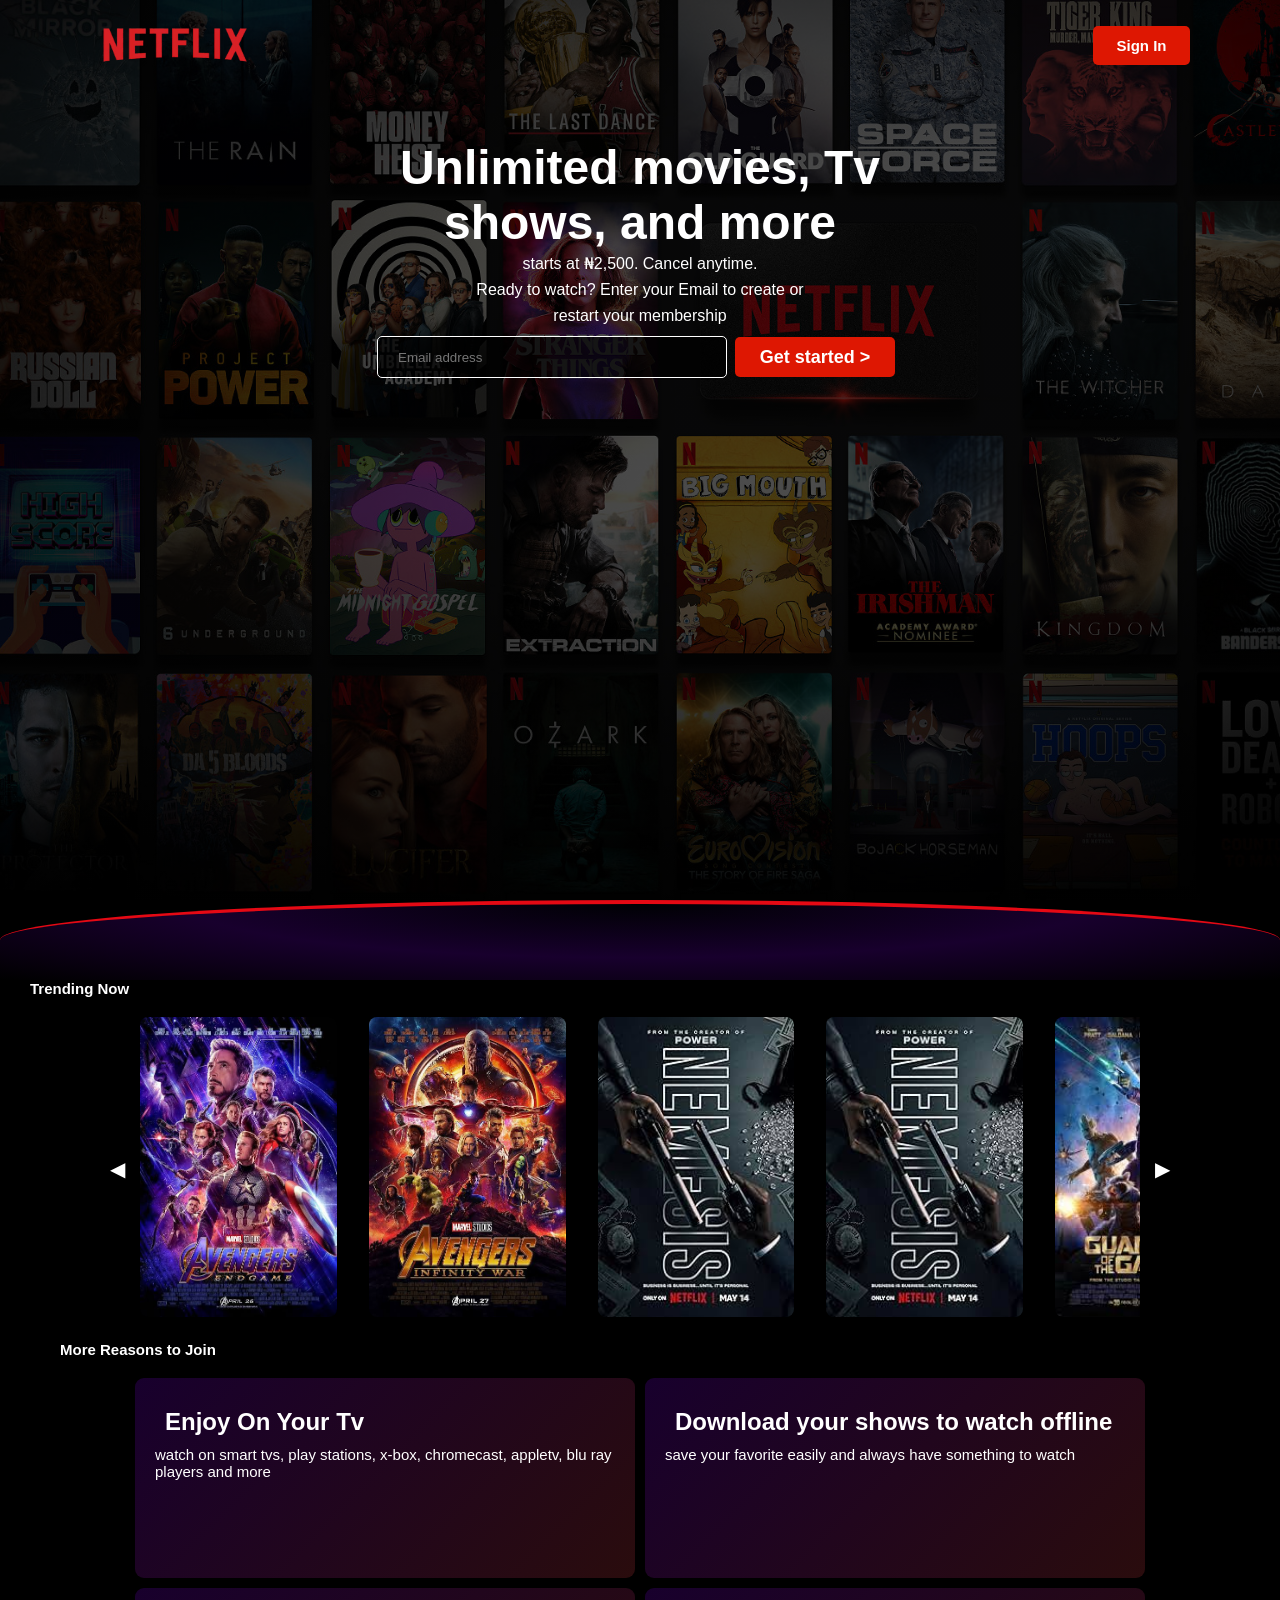
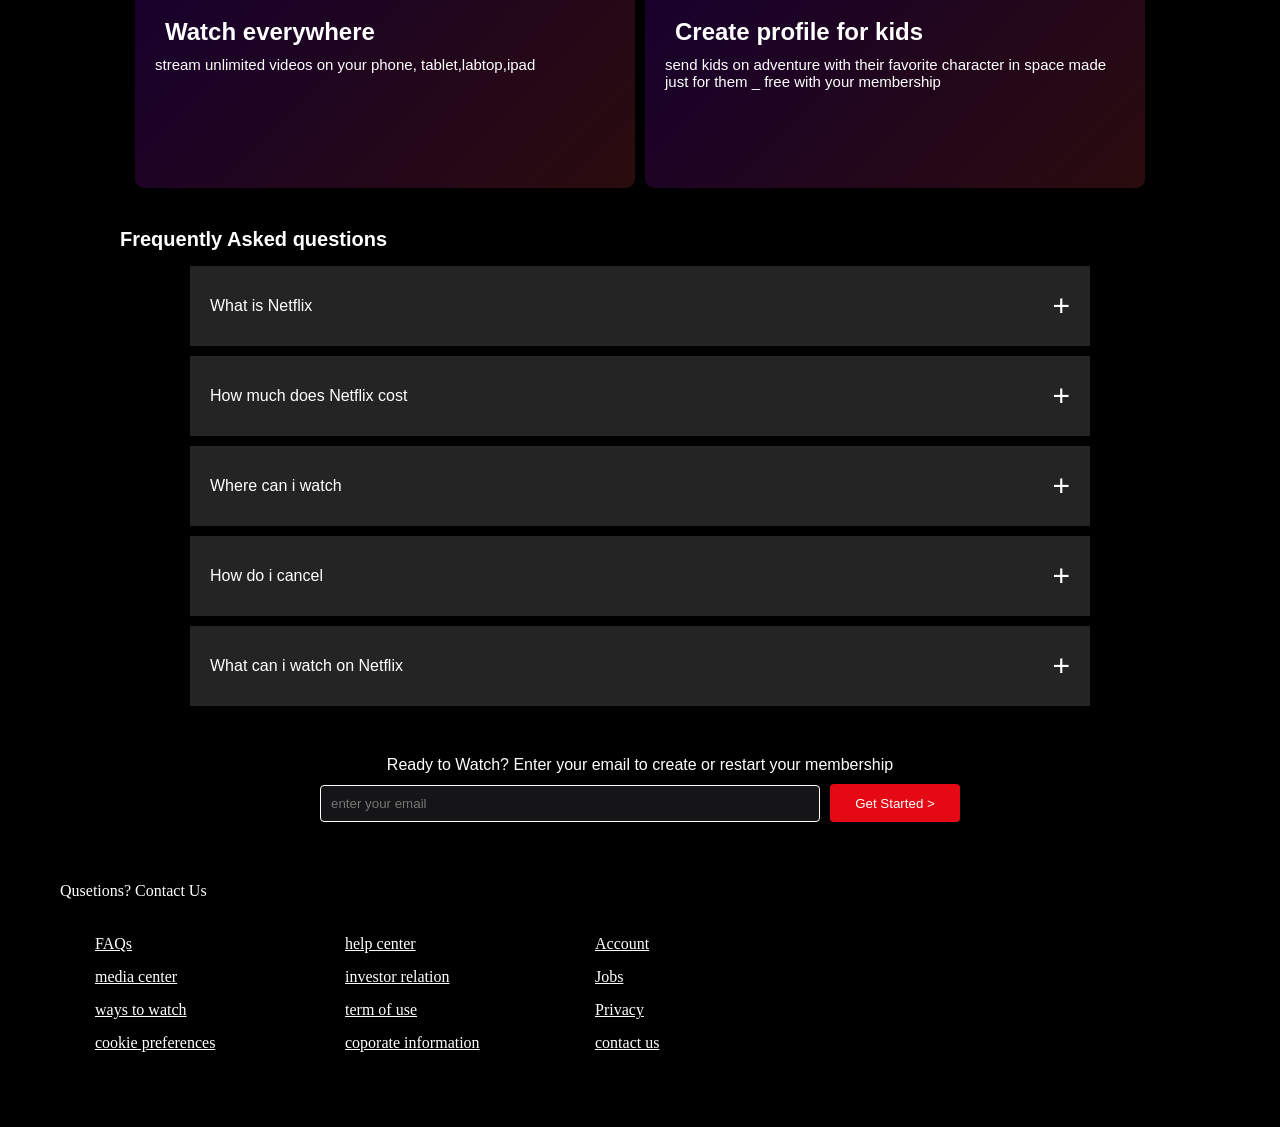
<file: index.html>
<!doctype html>
<html lang="en">
  <head>
    <meta charset="UTF-8" />
    <meta name="viewport" content="width=device-width, initial-scale=1.0" />
    <link rel="stylesheet" href="style.css" />
    <title>netflixclone</title>
  </head>

  <body>
    <div class="hero-section">
      <header id="header">
        <img src="netflix.png" alt="movie-card" />
        <div class="language-box">
          <button id="signInButton">Sign In</button>
        </div>
      </header>
      <div class="intro-div">
        <h1>Unlimited movies, Tv</h1>
        <h1>shows, and more</h1>
        <p>starts at ₦2,500. Cancel anytime.</p>
        <p>Ready to watch? Enter your Email to create or</p>
        <p>restart your membership</p>
      </div>

      <div id="buttDiv">
        <input type="email" placeholder="Email address" />
        <button id="btt">Get started ></button>
      </div>
    </div>

    <section class="trending-section">
      <div class="curve"></div>
      <p id="trending">Trending Now</p>
    </section>
    <div id="galleryWrap">
      <span id="backBtn"> ◀ </span>

      <div id="movieSection">
        <div id="movieCard"><img src="images (1).jpeg" alt="" /></div>

        <div id="movieCard"><img src="images (2).jpeg" alt="" /></div>

        <div id="movieCard"><img src="images (3).jpeg" alt="" /></div>

        <div id="movieCard"><img src="images (3).jpeg" alt="" /></div>

        <div id="movieCard"><img src="images (4).jpeg" alt="" /></div>

        <div id="movieCard"><img src="images (5).jpeg" alt="" /></div>

        <div id="movieCard"><img src="images (6).jpeg" alt="" /></div>

        <div id="movieCard"><img src="images.jpeg" alt="" /></div>

        <div id="movieCard"><img src="images.jpeg" alt="" /></div>
      </div>
      <span id="nextBtn"> ▶ </span>
    </div>
    <div id="reasonCard">
      <p id="reasons">More Reasons to Join</p>
      <div id="fourCards">
        <div>
          <h2>Enjoy On Your Tv</h2>
          <p>
            watch on smart tvs, play stations, x-box, chromecast, appletv, blu
            ray players and more
          </p>
        </div>
        <div>
          <h2>Download your shows to watch offline</h2>

          <p>save your favorite easily and always have something to watch</p>
        </div>
        <div>
          <h2>Watch everywhere</h2>
          <p>stream unlimited videos on your phone, tablet,labtop,ipad</p>
        </div>
        <div>
          <h2>Create profile for kids</h2>
          <p>
            send kids on adventure with their favorite character in space made
            just for them _ free with your membership
          </p>
        </div>
      </div>
    </div>
    <div id="questionDiv">
      <div id="theParagraph">
        <p>Frequently Asked questions</p>
      </div>
      <div class="FAQs">
        <div>
          <p>What is Netflix</p>
          <span>+</span>
        </div>
        <div>
          <p>How much does Netflix cost</p>
          <span>+</span>
        </div>
        <div>
          <p>Where can i watch</p>
          <span>+</span>
        </div>
        <div>
          <p>How do i cancel</p>
          <span>+</span>
        </div>
        <div>
          <p>What can i watch on Netflix</p>
          <span>+</span>
        </div>
      </div>
      <div class="create-email">
        <div class="paragraphDiv">
          <p>
            Ready to Watch? Enter your email to create or restart your
            membership
          </p>
        </div>
        <div class="emailDiv">
          <input class="email" type="email" placeholder="enter your email" />
          <button>Get Started ></button>
        </div>
      </div>
      <footer class="footer">
        <div class="questions">
          <p>Qusetions? Contact Us</p>
        </div>
        <div class="space-between">
          <div>
            <p>FAQs</p>
            <p>media center</p>
            <p>ways to watch</p>
            <p>cookie preferences</p>
          </div>
          <div>
            <p>help center</p>
            <p>investor relation</p>
            <p>term of use</p>
            <p>coporate information</p>
          </div>
          <div>
            <p>Account</p>
            <p>Jobs</p>
            <p>Privacy</p>
            <p>contact us</p>
          </div>
        </div>
      </footer>
    </div>

    <script src="stat.js"></script>
  </body>
</html>
</file>
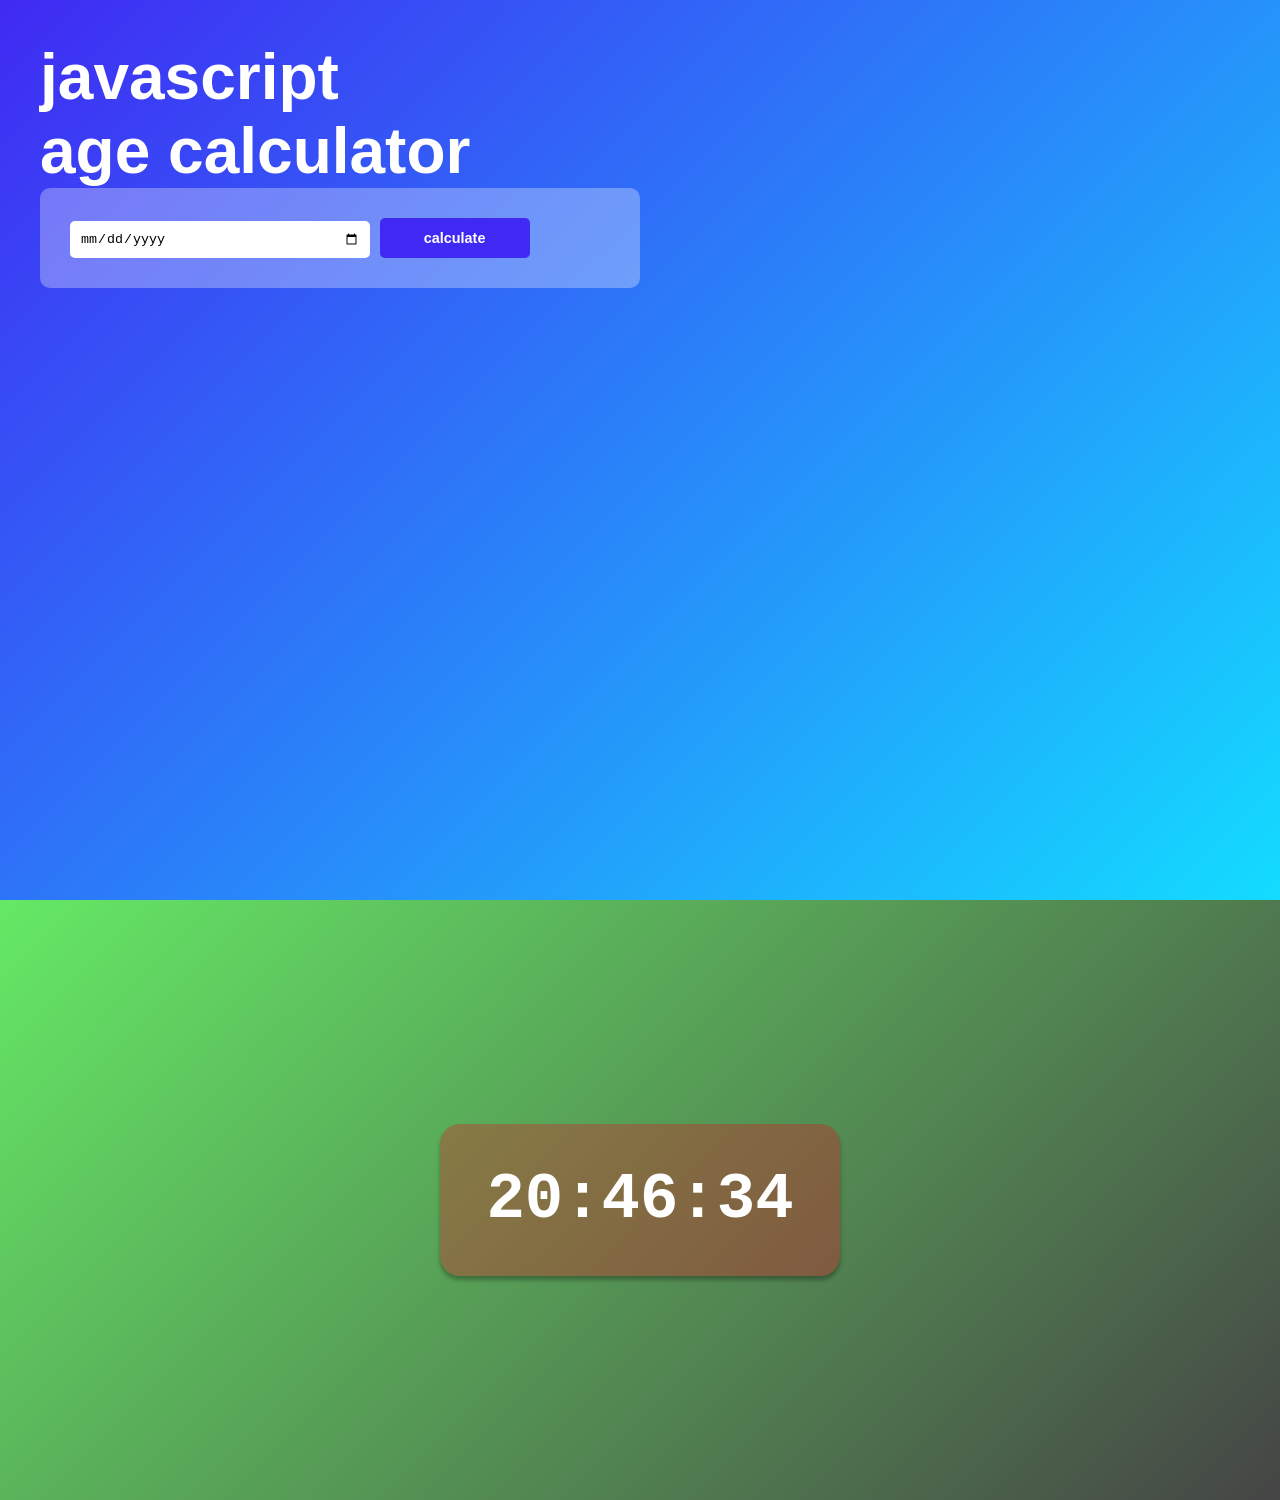
<file: jp.html>
<!DOCTYPE html>
<html>
    <head>
         <meta charset="UTF-8">
         <style>
               *{
                  margin: 0;
                  padding: 0;
                  box-sizing: border-box;
                  font-family: 'Courier New', Courier, monospace;
               }
               .age-container {
                   background: linear-gradient(135deg, #402af3, #13dcff);
                   height: 100vh;
                   width: 100%;
                   padding: 40px;
               }
               #calculatorJavascript h1{
                    color: white;
                    font-size: 4rem;
                    font-weight: 600;
                    font-family: Arial, Helvetica, sans-serif;
               }
               .input-box {
                   background: rgba(255,255,255,0.3);
                   width: 600px;
                   padding: 30px;
                   border-radius: 10px;

               }
               .input-box input {
                  width: 300px;
                  padding: 10px;
                  border-radius: 5px;
                  border: none;
                  cursor: pointer;
               }
               .input-box button {
                  background: #402af3;
                  width: 150px;
                  padding: 12px;
                  border-radius: 5px;
                  border: none;
                  color: white;
                  cursor: pointer;
                  font-size: 0.9rem;
                  font-weight: 600;
                  font-family: Arial, Helvetica, sans-serif;
               }
                
                
           .input-box input::-webkit-calender-picker-indicator {
               top: 0;
               left: 0;
               bottom: 0;
               right: 0;
               width: auto;
               height: auto;
               background-position: calc(100% - 10px);
               background-size: 30px;
               cursor: pointer;
           }
           #digitalClock {
             background:  linear-gradient(135deg, #65e965,#454545);
             display: flex;
             justify-content: center;
             align-items: center;
             height: 600px;
           }
           .clock-container {
              width: 400px;
              padding: 40px;
              border-radius: 20px;
              box-shadow: 0 4px 4px rgba(0,0,0,0.3);
              background: rgba(235, 5, 25, 0.3);
              display: flex;
              justify-content: center;
              align-items: center;
           }
           .clock-container span {
               font-family: 'Courier New', Courier, monospace;
               font-size: 4rem;
               font-weight: bold;
               color: white;
           }
         </style>
    </head>

    <body>
                    
                
        <div class="age-container">
            <div id="calculatorJavascript">
                <h1>javascript <br>age calculator</h1>
            </div>
            <div class="input-box">
                <input type="date" id="date">
                <button id="calculateBtn">calculate</button>
               
            </div>
             <h2 id="result"></h2>
        </div>
           <div id="digitalClock">
                <div class="clock-container">
                     <span id="hrs">00</span>
                     <span>:</span>
                     <span id="min">00</span>
                     <span>:</span>
                     <span id="sec">00</span>

          
                </div>
           </div>
        <script src="jp.js">
          
    
           
        </script>
    </body>
   

<html>
</file>
<file: style.css>
* {
  margin: 0;
  padding: 0;
  box-sizing: border-box;
}
body {
  background: black;
}

.hero-section {
  height: 100vh;
  background-image:
    linear-gradient(rgba(0, 0, 0, 0.7), rgba(0, 0, 0, 0.7)), url('netflix.jpg');

  background-size: cover;
  background-position: center;
}
#header {
  display: flex;
  justify-content: space-between;
  align-items: center;
  padding-left: 70px;
  padding-right: 90px;

  @media (max-width: 768px) {
    display: flex;
    justify-content: space-between;
    align-items: center;
  }
}
#header img {
  width: 210px;
  height: 90px;
}
#signInButton {
  color: white;
  background: rgb(222, 23, 2);
  width: 97px;
  height: 39px;
  border-radius: 5px;
  border: none;
  cursor: pointer;
  font-family: Arial, Helvetica, sans-serif;
  font-size: 15px;
  font-weight: 600;
  transition: 1s;
}
#signInButton:hover {
  background: rgba(222, 23, 2, 0.63);
}

.intro-div {
  display: flex;
  justify-content: center;
  align-items: center;
  color: white;
  flex-direction: column;
  margin-top: 50px;

  @media (max-width: 768px) {
    display: flex;
    justify-content: center;
    align-items: center;
    flex-direction: column;
  }
}

.intro-div h1 {
  font-family: Arial, Helvetica, sans-serif;
  font-size: 3rem;
  font-weight: bold;

  @media (max-width: 768px) {
    display: flex;
    width: 400px;
    justify-content: center;
    align-items: center;
    font-weight: 400;
    font-size: 40px;
  }
}
#buttDiv {
  display: flex;
  justify-content: center;
  align-items: center;

  @media (max-width: 768px) {
    flex-direction: column;
    padding: 10px;
  }
}
#buttDiv #btt {
  width: 160px;
  height: 40px;
  background: rgb(222, 23, 2);
  border-radius: 5px;
  padding: 4px;
  color: white;
  font-family: Arial, Helvetica, sans-serif;
  font-weight: 600;
  font-size: 18px;
  margin: 8px;
  cursor: pointer;
  border: none;
}
#buttDiv input {
  width: 350px;
  height: 40px;
  border-radius: 5px;
  border: solid 1px white;
  padding: 20px;
  background: rgba(0, 0, 0, 0.7);
}
.intro-div p {
  font-family: Arial, Helvetica, sans-serif;
  font-weight: 500;
  margin: 4px;
}

.trending-section {
  position: relative;
  color: white;
  background: transparent;
}
.curve {
  height: 80px;
  background: radial-gradient(
    ellipse at center top,
    #000104,
    #18002d,
    transparent
  );
  border-top: 4px solid #e50914;
  border-radius: 100% 100% 0 0;
}
#movieSection {
  display: flex;
  overflow-x: auto;
  overflow: hidden;
  scrollbar-width: none;
  gap: 10px;
  width: 1000px;
}
#movieSection::-webkit-scrollbar {
  display: none;
}

#movieCard {
  flex: 0 0 calc((90% - 25px) / 4);
}
#movieCard img {
  flex: 0 0 22%;
  width: 90%;
  height: 300px;
  border-radius: 8px;
}
#galleryWrap {
  display: flex;
  justify-content: center;
  align-items: center;
}
#backBtn,
#nextBtn {
  color: white;
  margin: 15px;
  font-size: 20px;
  cursor: pointer;
}
#trending {
  margin-left: 30px;
  margin-bottom: 20px;
  font-family: Arial, Helvetica, sans-serif;
  font-weight: 600;
  font-size: 15px;
}

#reasons {
  color: white;
  font-family: Arial, Helvetica, sans-serif;
  font-size: 15px;
  font-weight: 600;
  margin-left: 60px;
  margin-top: 20px;
}

#fourCards {
  display: grid;
  grid-template-columns: repeat(2, auto);
  gap: 10px;
  justify-content: center;
  margin: 20px;

  @media (max-width: 768px) {
    display: flex;
    justify-content: center;
    align-items: center;
    flex-direction: column;
  }
}
#fourCards div {
  width: 500px;
  height: 200px;
  color: white;
  border-radius: 9px;
  padding: 20px;
  background: linear-gradient(135deg, #18002d, #2a0c0d);

  @media (max-width: 768px) {
    width: 300px;
    height: 160px;
  }
}
#fourCards div h2 {
  font-family: Arial, Helvetica, sans-serif;
  font-weight: 600;
  margin: 10px;
}
#fourCards div p {
  font-family: Arial, Helvetica, sans-serif;
  font-weight: 500;
  font-size: 15px;
}
#questionDiv {
  margin-top: 40px;
}
#theParagraph {
  color: white;
  font-family: Arial, Helvetica, sans-serif;
  font-size: 20px;
  font-weight: 550;
  margin-left: 120px;
}
.FAQs {
  display: flex;
  justify-content: center;
  align-items: center;
  gap: 10px;
  flex-direction: column;
  margin-top: 15px;
}
.FAQs span {
  font-weight: 200;
  font-size: 30px;
}
.FAQs div {
  background: rgba(74, 72, 72, 0.5);
  display: flex;
  justify-content: space-between;
  align-items: center;
  width: 900px;
  color: white;
  font-family: Arial, Helvetica, sans-serif;
  padding: 20px;
  height: 80px;
}
.create-email {
  display: flex;
  justify-content: center;
  align-items: center;
  flex-direction: column;
  margin-top: 50px;
}
.paragraphDiv {
  color: white;
  font-family: Arial, Helvetica, sans-serif;
}
.email {
  padding: 10px;
  width: 500px;
  border-radius: 4px;
  background: #151518;
  border: solid 1px white;
}
.emailDiv {
  margin-top: 10px;
}
.emailDiv button {
  background: #e50914;
  width: 130px;
  height: 38px;
  border-radius: 4px;
  color: white;
  font-family: Arial, Helvetica, sans-serif;
  font-weight: 500;
  border: none;
  margin-left: 6px;
}
.div {
  color: white;
}
.space-between p {
  margin: 15px;
  text-decoration: underline;
  color: white;
}
.space-between div {
  width: 250px;
}
.space-between {
  display: grid;
  grid-template-columns: repeat(3, 1fr);
  width: 700px;
  margin: 20px;
}
.questions {
  color: white;
}
.footer {
  margin: 60px;
}
</file>
